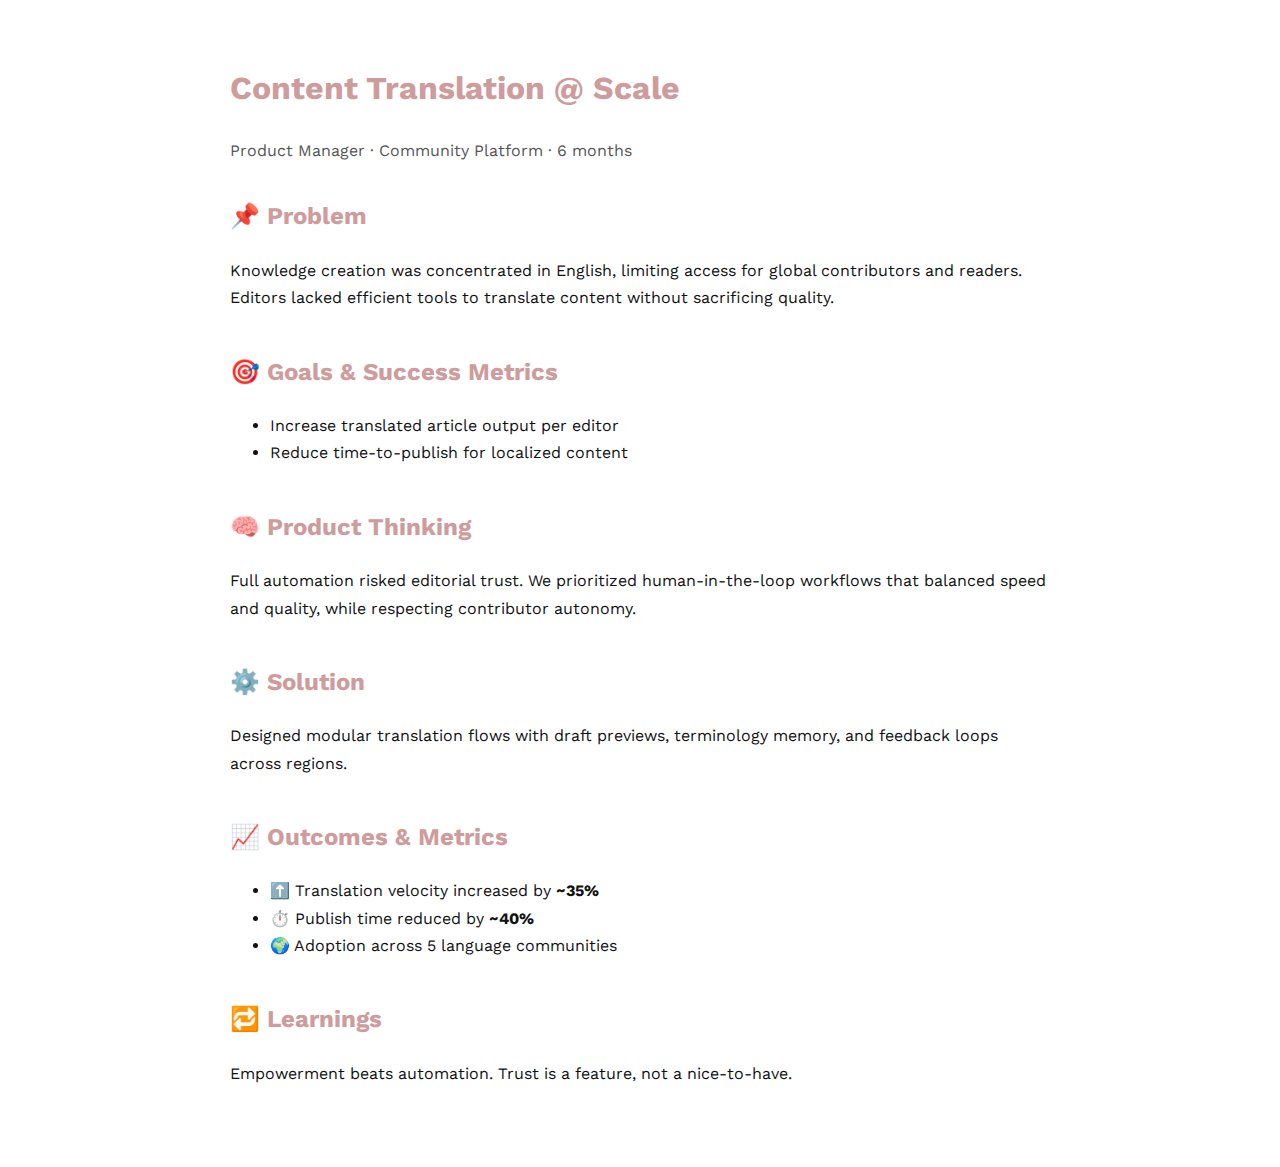
<file: projects/content-translation.html>
<!DOCTYPE html>
<html lang="en">

<head>
    <meta charset="UTF-8" />
    <title>Content Translation @ Scale</title>
    <link href="https://fonts.googleapis.com/css2?family=Work+Sans:wght@400;600;700&display=swap" rel="stylesheet">

    <style>
        body {
            font-family: 'Work Sans', sans-serif;
            background: #ffffff;
            color: #111;
            max-width: 820px;
            margin: auto;
            padding: 2.5rem 1.5rem;
            line-height: 1.7;
        }

        h1,
        h2 {
            color: #ce9c9c;
        }

        .subtitle {
            color: #555;
            margin-bottom: 2rem;
        }

        section {
            margin-bottom: 2.5rem;
        }
    </style>
</head>

<body>

    <h1>Content Translation @ Scale</h1>
    <p class="subtitle">
        Product Manager · Community Platform · 6 months
    </p>

    <section>
        <h2>📌 Problem</h2>
        <p>
            Knowledge creation was concentrated in English,
            limiting access for global contributors and readers.
            Editors lacked efficient tools to translate content
            without sacrificing quality.
        </p>
    </section>

    <section>
        <h2>🎯 Goals & Success Metrics</h2>
        <ul>
            <li>Increase translated article output per editor</li>
            <li>Reduce time-to-publish for localized content</li>
        </ul>
    </section>

    <section>
        <h2>🧠 Product Thinking</h2>
        <p>
            Full automation risked editorial trust.
            We prioritized human-in-the-loop workflows that balanced speed and quality,
            while respecting contributor autonomy.
        </p>
    </section>

    <section>
        <h2>⚙️ Solution</h2>
        <p>
            Designed modular translation flows with draft previews,
            terminology memory, and feedback loops across regions.
        </p>
    </section>

    <section>
        <h2>📈 Outcomes & Metrics</h2>
        <ul>
            <li>⬆️ Translation velocity increased by <strong>~35%</strong></li>
            <li>⏱️ Publish time reduced by <strong>~40%</strong></li>
            <li>🌍 Adoption across 5 language communities</li>
        </ul>
    </section>

    <section>
        <h2>🔁 Learnings</h2>
        <p>
            Empowerment beats automation.
            Trust is a feature, not a nice-to-have.
        </p>
    </section>

</body>

</html>
</file>
